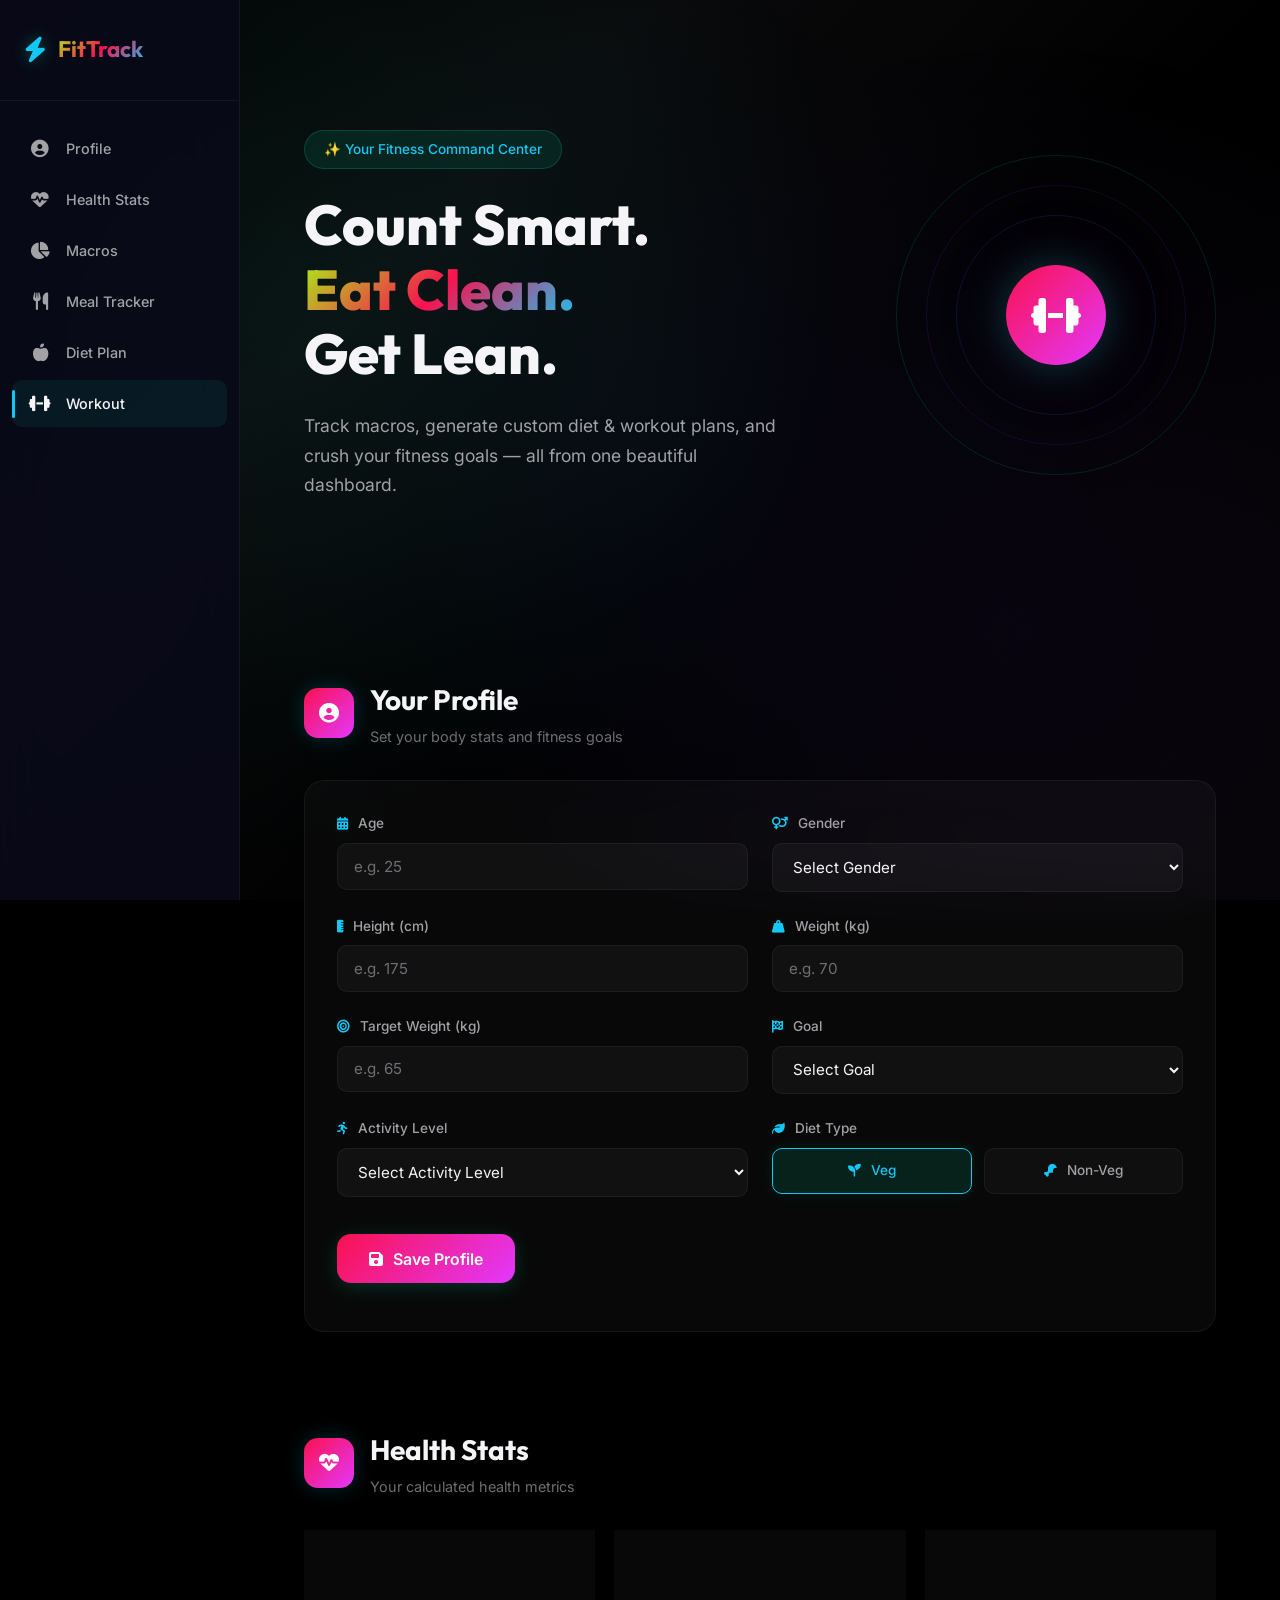
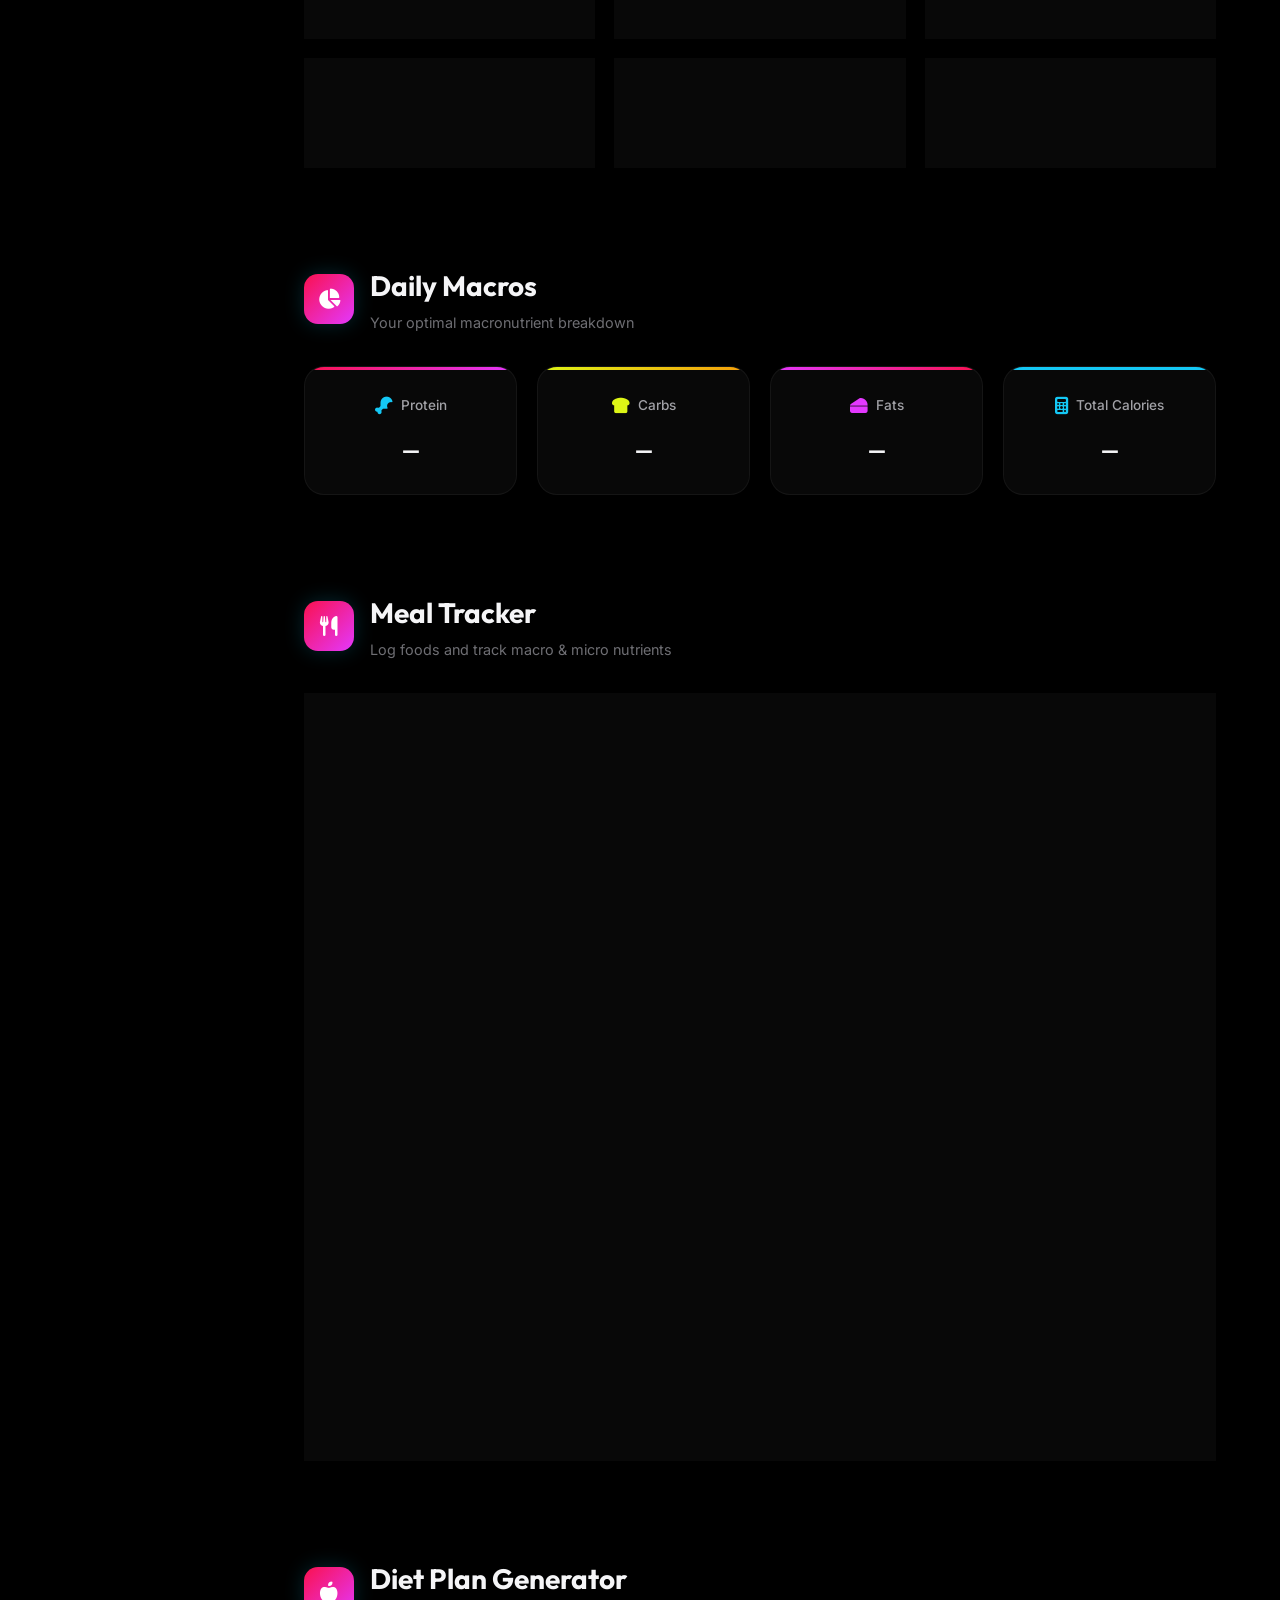
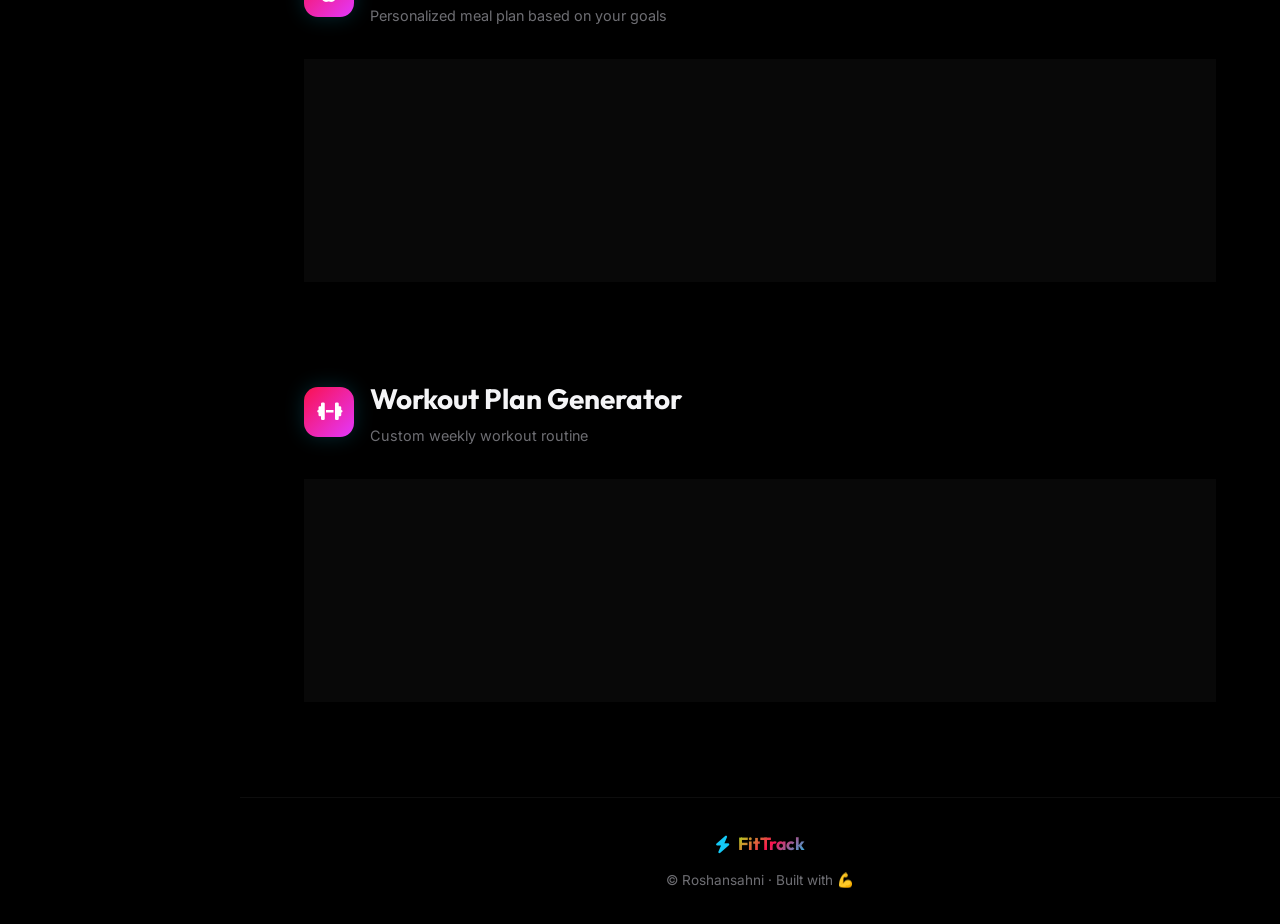
<file: index.html>
<!DOCTYPE html>
<html lang="en">
<head>
    <meta charset="UTF-8">
    <meta name="viewport" content="width=device-width, initial-scale=1.0">
    <title>FitTrack — Smart Fitness & Nutrition Tracker</title>
    <meta name="description" content="Track your fitness goals, calculate macros, generate diet & workout plans — all in one premium dashboard.">
    <link rel="stylesheet" href="styles.css">
    <link href="https://fonts.googleapis.com/css2?family=Inter:wght@300;400;500;600;700;800&family=Outfit:wght@400;500;600;700;800&display=swap" rel="stylesheet">
    <link rel="stylesheet" href="https://cdnjs.cloudflare.com/ajax/libs/font-awesome/6.5.0/css/all.min.css">
</head>
<body>
    <!-- Animated Background -->
    <div class="bg-gradient"></div>
    <div class="bg-grid"></div>

    <!-- Sidebar Navigation -->
    <nav id="sidebar" class="sidebar">
        <div class="sidebar-logo">
            <i class="fas fa-bolt"></i>
            <span>FitTrack</span>
        </div>
        <ul class="sidebar-nav">
            <li><a href="#profile-section" class="nav-link active" data-section="profile-section"><i class="fas fa-user-circle"></i><span>Profile</span></a></li>
            <li><a href="#stats-section" class="nav-link" data-section="stats-section"><i class="fas fa-heartbeat"></i><span>Health Stats</span></a></li>
            <li><a href="#macros-section" class="nav-link" data-section="macros-section"><i class="fas fa-chart-pie"></i><span>Macros</span></a></li>
            <li><a href="#meal-section" class="nav-link" data-section="meal-section"><i class="fas fa-utensils"></i><span>Meal Tracker</span></a></li>
            <li><a href="#diet-section" class="nav-link" data-section="diet-section"><i class="fas fa-apple-alt"></i><span>Diet Plan</span></a></li>
            <li><a href="#workout-section" class="nav-link" data-section="workout-section"><i class="fas fa-dumbbell"></i><span>Workout</span></a></li>
        </ul>
    </nav>

    <!-- Mobile Header Bar -->
    <div class="mobile-header">
        <button id="mobile-menu-btn" class="mobile-menu-btn" aria-label="Toggle Menu">
            <i class="fas fa-bars"></i>
        </button>
        <div class="mobile-logo">
            <i class="fas fa-bolt"></i>
            <span>FitTrack</span>
        </div>
    </div>

    <!-- Main Content -->
    <main class="main-content">
        <!-- Hero Header -->
        <header id="hero-header" class="hero">
            <div class="hero-content reveal">
                <div class="hero-badge">✨ Your Fitness Command Center</div>
                <h1>Count Smart.<br><span class="gradient-text">Eat Clean.</span><br>Get Lean.</h1>
                <p class="hero-subtitle">Track macros, generate custom diet & workout plans, and crush your fitness goals — all from one beautiful dashboard.</p>
            </div>
            <div class="hero-visual">
                <div class="hero-ring ring-1"></div>
                <div class="hero-ring ring-2"></div>
                <div class="hero-ring ring-3"></div>
                <div class="hero-icon-center">
                    <i class="fas fa-dumbbell"></i>
                </div>
            </div>
        </header>

        <!-- Profile Section -->
        <section id="profile-section" class="section reveal">
            <div class="section-header">
                <div class="section-icon"><i class="fas fa-user-circle"></i></div>
                <div>
                    <h2>Your Profile</h2>
                    <p class="section-subtitle">Set your body stats and fitness goals</p>
                </div>
            </div>
            <div class="glass-card">
                <form id="user-form" class="profile-form">
                    <div class="form-grid">
                        <div class="form-group">
                            <label for="age"><i class="fas fa-calendar-alt"></i> Age</label>
                            <input type="number" id="age" name="age" min="1" max="120" placeholder="e.g. 25" required>
                        </div>
                        <div class="form-group">
                            <label for="gender"><i class="fas fa-venus-mars"></i> Gender</label>
                            <select id="gender" name="gender" required>
                                <option value="">Select Gender</option>
                                <option value="male">Male</option>
                                <option value="female">Female</option>
                            </select>
                        </div>
                        <div class="form-group">
                            <label for="height"><i class="fas fa-ruler-vertical"></i> Height (cm)</label>
                            <input type="number" id="height" name="height" min="50" max="250" step="0.1" placeholder="e.g. 175" required>
                        </div>
                        <div class="form-group">
                            <label for="weight"><i class="fas fa-weight-hanging"></i> Weight (kg)</label>
                            <input type="number" id="weight" name="weight" min="20" max="300" step="0.1" placeholder="e.g. 70" required>
                        </div>
                        <div class="form-group">
                            <label for="target-weight"><i class="fas fa-bullseye"></i> Target Weight (kg)</label>
                            <input type="number" id="target-weight" name="target-weight" min="20" max="300" step="0.1" placeholder="e.g. 65" required>
                        </div>
                        <div class="form-group">
                            <label for="goal"><i class="fas fa-flag-checkered"></i> Goal</label>
                            <select id="goal" name="goal" required>
                                <option value="">Select Goal</option>
                                <option value="fat-loss">Fat Loss</option>
                                <option value="muscle-gain">Muscle Gain</option>
                                <option value="maintenance">Maintenance</option>
                            </select>
                        </div>
                        <div class="form-group">
                            <label for="activity"><i class="fas fa-running"></i> Activity Level</label>
                            <select id="activity" name="activity" required>
                                <option value="">Select Activity Level</option>
                                <option value="sedentary">Sedentary</option>
                                <option value="light">Light</option>
                                <option value="moderate">Moderate</option>
                                <option value="active">Active</option>
                            </select>
                        </div>
                        <div class="form-group">
                            <label><i class="fas fa-leaf"></i> Diet Type</label>
                            <div class="diet-toggle">
                                <input type="radio" id="veg" name="diet-type" value="veg" required>
                                <label for="veg" class="toggle-btn"><i class="fas fa-seedling"></i> Veg</label>
                                <input type="radio" id="non-veg" name="diet-type" value="non-veg" required>
                                <label for="non-veg" class="toggle-btn"><i class="fas fa-drumstick-bite"></i> Non-Veg</label>
                            </div>
                        </div>
                    </div>
                    <button type="submit" class="btn-primary" id="save-profile-btn">
                        <i class="fas fa-save"></i> Save Profile
                    </button>
                </form>
                <p id="save-message" class="save-msg"></p>
            </div>
        </section>

        <!-- Health Stats Section -->
        <section id="stats-section" class="section reveal">
            <div class="section-header">
                <div class="section-icon pulse"><i class="fas fa-heartbeat"></i></div>
                <div>
                    <h2>Health Stats</h2>
                    <p class="section-subtitle">Your calculated health metrics</p>
                </div>
            </div>
            <div class="stats-grid">
                <div class="stat-card glass-card" id="stat-bmr">
                    <div class="stat-icon-wrap"><i class="fas fa-fire-flame-curved"></i></div>
                    <div class="stat-info">
                        <span class="stat-label">BMR</span>
                        <span class="stat-value" id="bmr-result">—</span>
                    </div>
                </div>
                <div class="stat-card glass-card" id="stat-maintenance">
                    <div class="stat-icon-wrap accent-green"><i class="fas fa-utensils"></i></div>
                    <div class="stat-info">
                        <span class="stat-label">Maintenance</span>
                        <span class="stat-value" id="maintenance-result">—</span>
                    </div>
                </div>
                <div class="stat-card glass-card" id="stat-goal-cal">
                    <div class="stat-icon-wrap accent-violet"><i class="fas fa-bullseye"></i></div>
                    <div class="stat-info">
                        <span class="stat-label">Goal Calories</span>
                        <span class="stat-value" id="goal-result">—</span>
                    </div>
                </div>
                <div class="stat-card glass-card" id="stat-bmi">
                    <div class="stat-icon-wrap accent-coral"><i class="fas fa-weight-scale"></i></div>
                    <div class="stat-info">
                        <span class="stat-label">BMI</span>
                        <span class="stat-value" id="bmi-result">—</span>
                    </div>
                </div>
                <div class="stat-card glass-card" id="stat-bodyfat">
                    <div class="stat-icon-wrap accent-amber"><i class="fas fa-percent"></i></div>
                    <div class="stat-info">
                        <span class="stat-label">Body Fat</span>
                        <span class="stat-value" id="bodyfat-result">—</span>
                    </div>
                </div>
                <div class="stat-card glass-card" id="stat-time">
                    <div class="stat-icon-wrap accent-cyan"><i class="fas fa-hourglass-half"></i></div>
                    <div class="stat-info">
                        <span class="stat-label">Goal ETA</span>
                        <span class="stat-value" id="time-result">—</span>
                    </div>
                </div>
            </div>
        </section>

        <!-- Daily Macros Section -->
        <section id="macros-section" class="section reveal">
            <div class="section-header">
                <div class="section-icon"><i class="fas fa-chart-pie"></i></div>
                <div>
                    <h2>Daily Macros</h2>
                    <p class="section-subtitle">Your optimal macronutrient breakdown</p>
                </div>
            </div>
            <div class="macros-grid">
                <div class="macro-card glass-card macro-protein">
                    <div class="macro-top">
                        <i class="fas fa-drumstick-bite"></i>
                        <span class="macro-label">Protein</span>
                    </div>
                    <span class="macro-value" id="protein-result">—</span>
                </div>
                <div class="macro-card glass-card macro-carbs">
                    <div class="macro-top">
                        <i class="fas fa-bread-slice"></i>
                        <span class="macro-label">Carbs</span>
                    </div>
                    <span class="macro-value" id="carbs-result">—</span>
                </div>
                <div class="macro-card glass-card macro-fats">
                    <div class="macro-top">
                        <i class="fas fa-cheese"></i>
                        <span class="macro-label">Fats</span>
                    </div>
                    <span class="macro-value" id="fats-result">—</span>
                </div>
                <div class="macro-card glass-card macro-total">
                    <div class="macro-top">
                        <i class="fas fa-calculator"></i>
                        <span class="macro-label">Total Calories</span>
                    </div>
                    <span class="macro-value" id="total-macro-result">—</span>
                </div>
            </div>
        </section>

        <!-- Meal Calculator Section -->
        <section id="meal-section" class="section reveal">
            <div class="section-header">
                <div class="section-icon"><i class="fas fa-utensils"></i></div>
                <div>
                    <h2>Meal Tracker</h2>
                    <p class="section-subtitle">Log foods and track macro & micro nutrients</p>
                </div>
            </div>
            <div class="glass-card">
                <form id="food-form" class="meal-form">
                    <div class="form-grid meal-grid">
                        <div class="form-group">
                            <label for="food-name"><i class="fas fa-apple-alt"></i> Food Name</label>
                            <input type="text" id="food-name" placeholder="e.g. rolled oats" required>
                        </div>
                        <div class="form-group">
                            <label for="quantity"><i class="fas fa-balance-scale"></i> Quantity (g)</label>
                            <input type="number" id="quantity" min="1" step="0.1" placeholder="e.g. 100" required>
                        </div>
                        <div class="form-group">
                            <label for="calories-per-100"><i class="fas fa-fire"></i> Cal / 100g</label>
                            <input type="number" id="calories-per-100" min="0" step="0.1" placeholder="Auto-fill" required>
                        </div>
                        <div class="form-group">
                            <label for="protein-per-100"><i class="fas fa-drumstick-bite"></i> Protein / 100g</label>
                            <input type="number" id="protein-per-100" min="0" step="0.1" placeholder="g" required>
                        </div>
                        <div class="form-group">
                            <label for="carbs-per-100"><i class="fas fa-bread-slice"></i> Carbs / 100g</label>
                            <input type="number" id="carbs-per-100" min="0" step="0.1" placeholder="g" required>
                        </div>
                        <div class="form-group">
                            <label for="fats-per-100"><i class="fas fa-cheese"></i> Fats / 100g</label>
                            <input type="number" id="fats-per-100" min="0" step="0.1" placeholder="g" required>
                        </div>
                        <div class="form-group">
                            <label for="fiber-per-100"><i class="fas fa-leaf"></i> Fiber / 100g</label>
                            <input type="number" id="fiber-per-100" min="0" step="0.1" placeholder="g">
                        </div>
                        <div class="form-group">
                            <label for="vitamin-c-per-100"><i class="fas fa-lemon"></i> Vitamin C / 100g</label>
                            <input type="number" id="vitamin-c-per-100" min="0" step="0.1" placeholder="mg">
                        </div>
                        <div class="form-group">
                            <label for="iron-per-100"><i class="fas fa-magnet"></i> Iron / 100g</label>
                            <input type="number" id="iron-per-100" min="0" step="0.1" placeholder="mg">
                        </div>
                    </div>
                    <button type="submit" class="btn-primary" id="add-food-btn">
                        <i class="fas fa-plus-circle"></i> Add Food
                    </button>
                </form>

                <div id="meal-list" class="meal-list">
                    <h3><i class="fas fa-clipboard-list"></i> Added Foods</h3>
                    <ul id="food-items"></ul>
                </div>

                <div id="meal-totals" class="meal-totals glass-card-inner">
                    <h3><i class="fas fa-chart-bar"></i> Meal Total</h3>
                    <div class="totals-grid">
                        <div class="total-item"><span class="total-label">Calories</span><span class="total-val" id="total-calories">0 kcal</span></div>
                        <div class="total-item"><span class="total-label">Protein</span><span class="total-val" id="total-protein">0g</span></div>
                        <div class="total-item"><span class="total-label">Carbs</span><span class="total-val" id="total-carbs">0g</span></div>
                        <div class="total-item"><span class="total-label">Fats</span><span class="total-val" id="total-fats">0g</span></div>
                        <div class="total-item"><span class="total-label">Fiber</span><span class="total-val" id="total-fiber">0g</span></div>
                        <div class="total-item"><span class="total-label">Vitamin C</span><span class="total-val" id="total-vitamin-c">0mg</span></div>
                        <div class="total-item"><span class="total-label">Iron</span><span class="total-val" id="total-iron">0mg</span></div>
                    </div>
                </div>
            </div>
        </section>

        <!-- Diet Plan Section -->
        <section id="diet-section" class="section reveal">
            <div class="section-header">
                <div class="section-icon"><i class="fas fa-apple-alt"></i></div>
                <div>
                    <h2>Diet Plan Generator</h2>
                    <p class="section-subtitle">Personalized meal plan based on your goals</p>
                </div>
            </div>
            <div class="glass-card">
                <button id="generate-plan-btn" class="btn-primary btn-generate">
                    <i class="fas fa-magic"></i> Generate Diet Plan
                </button>
                <div id="diet-plan-output" class="plan-output"></div>
            </div>
        </section>

        <!-- Workout Plan Section -->
        <section id="workout-section" class="section reveal">
            <div class="section-header">
                <div class="section-icon"><i class="fas fa-dumbbell"></i></div>
                <div>
                    <h2>Workout Plan Generator</h2>
                    <p class="section-subtitle">Custom weekly workout routine</p>
                </div>
            </div>
            <div class="glass-card">
                <button id="generate-workout-btn" class="btn-primary btn-generate">
                    <i class="fas fa-magic"></i> Generate Workout Plan
                </button>
                <div id="workout-plan-output" class="plan-output"></div>
            </div>
        </section>

        <!-- Footer -->
        <footer id="app-footer">
            <div class="footer-content">
                <div class="footer-brand">
                    <i class="fas fa-bolt"></i>
                    <span>FitTrack</span>
                </div>
                <p>&copy; Roshansahni · Built with 💪</p>
            </div>
        </footer>
    </main>

    <script src="script.js"></script>
</body>
</html>
</file>
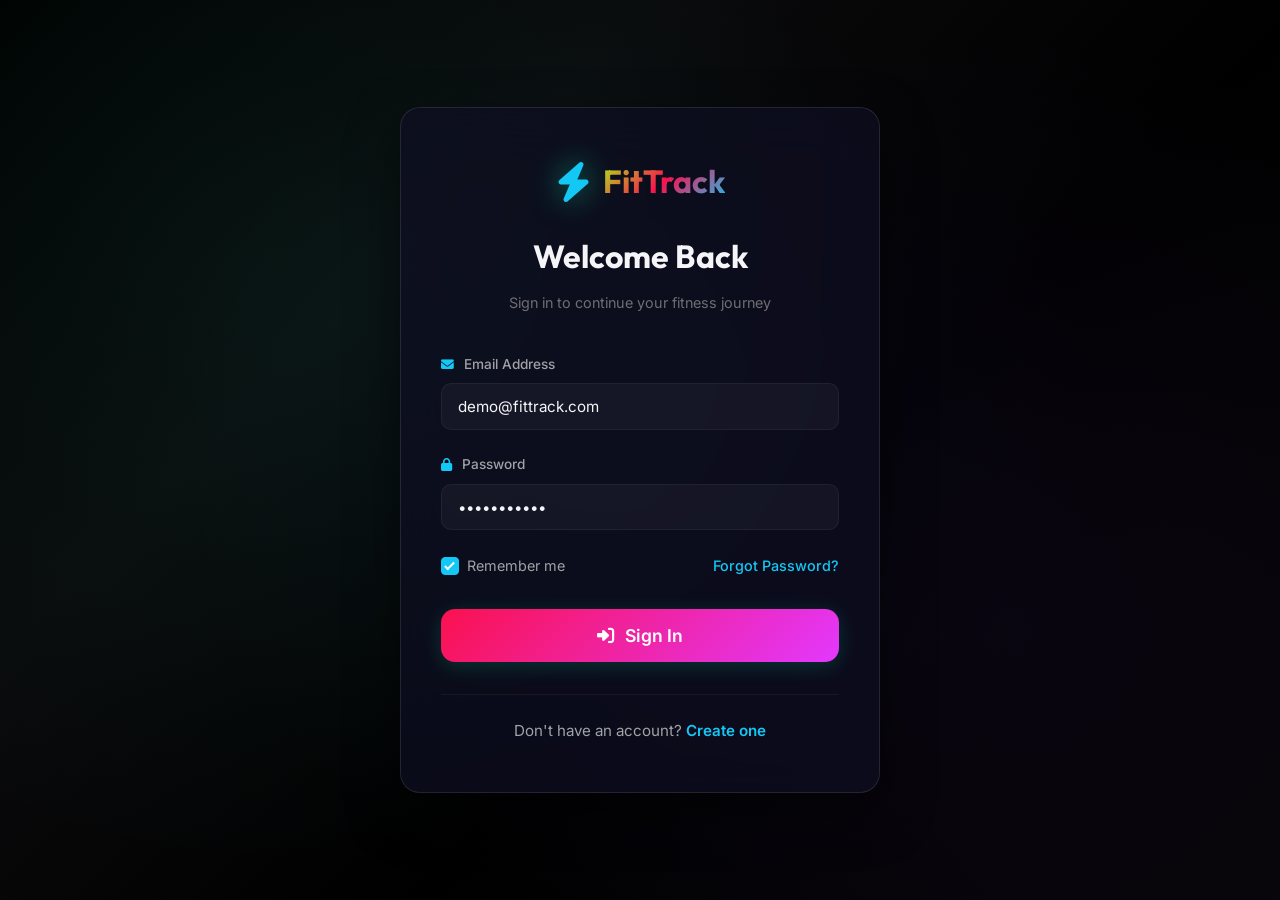
<file: login.html>
<!DOCTYPE html>
<html lang="en">
<head>
    <meta charset="UTF-8">
    <meta name="viewport" content="width=device-width, initial-scale=1.0">
    <title>FitTrack — Login</title>
    <meta name="description" content="Sign in to your FitTrack account.">
    <link rel="stylesheet" href="styles.css">
    <link href="https://fonts.googleapis.com/css2?family=Inter:wght@300;400;500;600;700;800&family=Outfit:wght@400;500;600;700;800&display=swap" rel="stylesheet">
    <link rel="stylesheet" href="https://cdnjs.cloudflare.com/ajax/libs/font-awesome/6.5.0/css/all.min.css">
</head>
<body class="auth-page">
    <!-- Animated Background -->
    <div class="bg-gradient"></div>
    <div class="bg-grid"></div>

    <main class="auth-main">
        <div class="auth-container glass-card reveal visible">
            <div class="auth-header">
                <div class="sidebar-logo auth-logo-center">
                    <i class="fas fa-bolt"></i>
                    <span>FitTrack</span>
                </div>
                <h2>Welcome Back</h2>
                <p class="section-subtitle">Sign in to continue your fitness journey</p>
            </div>
            
            <form id="login-form" class="auth-form">
                <div class="form-group">
                    <label for="email"><i class="fas fa-envelope"></i> Email Address</label>
                    <input type="email" id="email" name="email" placeholder="you@example.com" value="demo@fittrack.com" required>
                </div>
                <div class="form-group">
                    <label for="password"><i class="fas fa-lock"></i> Password</label>
                    <input type="password" id="password" name="password" placeholder="••••••••" value="password123" required>
                </div>
                
                <div class="auth-options">
                    <label class="remember-me">
                        <input type="checkbox" id="remember" checked>
                        <span class="checkmark"></span>
                        Remember me
                    </label>
                    <a href="#" class="forgot-pass">Forgot Password?</a>
                </div>

                <button type="submit" class="btn-primary btn-auth">
                    <i class="fas fa-sign-in-alt"></i> Sign In
                </button>
            </form>
            
            <div class="auth-footer">
                <p>Don't have an account? <a href="#" class="signup-link">Create one</a></p>
            </div>
        </div>
    </main>

    <script src="login.js"></script>
</body>
</html>
</file>
<file: styles.css>
/* ========================================
   FITTRACK — Modern Dark Glassmorphism Design
   ======================================== */

/* CSS Custom Properties */
:root {
    --bg-primary: #000000;
    --bg-secondary: #0c0c0e;
    --bg-card: rgba(255, 255, 255, 0.03);
    --bg-card-hover: rgba(255, 255, 255, 0.06);
    --border-glass: rgba(255, 255, 255, 0.05);
    --border-glow: rgba(255, 255, 255, 0.1);

    --text-primary: #f5f5f7;
    --text-secondary: #a1a1a6;
    --text-muted: #6e6e73;

    --accent-green: #A8F516;
    --accent-cyan: #14C8F5;
    --accent-violet: #E338FE;
    --accent-coral: #FA114F;
    --accent-amber: #DDF516;
    --accent-blue: #14C8F5;
    --accent-pink: #FA114F;

    --gradient-primary: linear-gradient(135deg, var(--accent-green) 0%, var(--accent-coral) 50%, var(--accent-cyan) 100%);
    --gradient-hero: linear-gradient(135deg, #000000 0%, #0a0a0c 30%, #000000 60%, #050505 100%);
    --gradient-btn: linear-gradient(135deg, var(--accent-coral) 0%, var(--accent-violet) 100%);
    --gradient-btn-hover: linear-gradient(135deg, var(--accent-violet) 0%, var(--accent-coral) 100%);

    --shadow-card: 0 8px 32px rgba(0, 0, 0, 0.6);
    --shadow-glow-cyan: 0 0 20px rgba(20, 200, 245, 0.2);
    --shadow-glow-violet: 0 0 20px rgba(227, 56, 254, 0.2);

    --radius-lg: 20px;
    --radius-md: 14px;
    --radius-sm: 10px;

    --sidebar-width: 240px;
    --transition: 0.3s cubic-bezier(0.4, 0, 0.2, 1);
    --font-body: 'Inter', -apple-system, BlinkMacSystemFont, sans-serif;
    --font-heading: 'Outfit', 'Inter', sans-serif;
}

/* Reset */
*, *::before, *::after {
    margin: 0;
    padding: 0;
    box-sizing: border-box;
}

html {
    scroll-behavior: smooth;
}

body {
    font-family: var(--font-body);
    background: var(--bg-primary);
    color: var(--text-primary);
    line-height: 1.6;
    min-height: 100vh;
    overflow-x: hidden;
}

/* ========================================
   ANIMATED BACKGROUND
   ======================================== */
.bg-gradient {
    position: fixed;
    inset: 0;
    background: var(--gradient-hero);
    z-index: -2;
}

.bg-grid {
    position: fixed;
    inset: 0;
    background-image:
        radial-gradient(circle at 20% 30%, rgba(6, 214, 160, 0.06) 0%, transparent 50%),
        radial-gradient(circle at 80% 70%, rgba(131, 56, 236, 0.06) 0%, transparent 50%),
        radial-gradient(circle at 50% 50%, rgba(59, 130, 246, 0.04) 0%, transparent 60%);
    z-index: -1;
    animation: bgPulse 8s ease-in-out infinite alternate;
}

@keyframes bgPulse {
    0% { opacity: 0.6; }
    100% { opacity: 1; }
}

/* ========================================
   SIDEBAR
   ======================================== */
.sidebar {
    position: fixed;
    left: 0;
    top: 0;
    width: var(--sidebar-width);
    height: 100vh;
    background: rgba(10, 10, 26, 0.85);
    backdrop-filter: blur(30px);
    -webkit-backdrop-filter: blur(30px);
    border-right: 1px solid var(--border-glass);
    z-index: 100;
    display: flex;
    flex-direction: column;
    padding: 2rem 0;
    transition: transform var(--transition);
}

.sidebar-logo {
    display: flex;
    align-items: center;
    gap: 0.75rem;
    padding: 0 1.5rem 2rem;
    border-bottom: 1px solid var(--border-glass);
    margin-bottom: 1.5rem;
}

.sidebar-logo i {
    font-size: 1.6rem;
    color: var(--accent-cyan);
    filter: drop-shadow(0 0 8px rgba(6, 214, 160, 0.4));
}

.sidebar-logo span {
    font-family: var(--font-heading);
    font-size: 1.4rem;
    font-weight: 700;
    background: var(--gradient-primary);
    -webkit-background-clip: text;
    -webkit-text-fill-color: transparent;
    background-clip: text;
}

.sidebar-nav {
    list-style: none;
    display: flex;
    flex-direction: column;
    gap: 0.25rem;
    padding: 0 0.75rem;
}

.nav-link {
    display: flex;
    align-items: center;
    gap: 0.85rem;
    padding: 0.75rem 1rem;
    color: var(--text-secondary);
    text-decoration: none;
    border-radius: var(--radius-sm);
    font-size: 0.9rem;
    font-weight: 500;
    transition: all var(--transition);
    position: relative;
}

.nav-link::before {
    content: '';
    position: absolute;
    left: 0;
    top: 50%;
    transform: translateY(-50%) scaleY(0);
    width: 3px;
    height: 60%;
    background: var(--accent-cyan);
    border-radius: 2px;
    transition: transform var(--transition);
}

.nav-link:hover {
    color: var(--text-primary);
    background: rgba(255, 255, 255, 0.04);
}

.nav-link.active {
    color: var(--text-primary);
    background: rgba(6, 214, 160, 0.08);
}

.nav-link.active::before {
    transform: translateY(-50%) scaleY(1);
}

.nav-link i {
    font-size: 1.1rem;
    width: 24px;
    text-align: center;
}

/* Mobile Header */
.mobile-header {
    display: none;
    position: fixed;
    top: 0;
    left: 0;
    right: 0;
    height: 60px;
    background: rgba(10, 10, 26, 0.9);
    backdrop-filter: blur(30px);
    -webkit-backdrop-filter: blur(30px);
    border-bottom: 1px solid var(--border-glass);
    z-index: 99;
    align-items: center;
    padding: 0 1rem;
    gap: 1rem;
}

.mobile-menu-btn {
    background: none;
    border: none;
    color: var(--text-primary);
    font-size: 1.3rem;
    cursor: pointer;
    padding: 0.5rem;
}

.mobile-logo {
    display: flex;
    align-items: center;
    gap: 0.5rem;
}

.mobile-logo i {
    color: var(--accent-cyan);
    font-size: 1.2rem;
}

.mobile-logo span {
    font-family: var(--font-heading);
    font-size: 1.2rem;
    font-weight: 700;
    background: var(--gradient-primary);
    -webkit-background-clip: text;
    -webkit-text-fill-color: transparent;
    background-clip: text;
}

/* ========================================
   MAIN CONTENT
   ======================================== */
.main-content {
    margin-left: var(--sidebar-width);
    min-height: 100vh;
    padding: 0;
}

/* ========================================
   HERO SECTION
   ======================================== */
.hero {
    display: flex;
    align-items: center;
    justify-content: space-between;
    padding: 5rem 4rem;
    min-height: 70vh;
    position: relative;
    overflow: hidden;
}

.hero-content {
    max-width: 600px;
    z-index: 1;
}

.hero-badge {
    display: inline-block;
    padding: 0.5rem 1.2rem;
    background: rgba(6, 214, 160, 0.1);
    border: 1px solid rgba(6, 214, 160, 0.2);
    border-radius: 50px;
    font-size: 0.85rem;
    color: var(--accent-cyan);
    font-weight: 500;
    margin-bottom: 1.5rem;
    animation: badgePulse 3s ease-in-out infinite;
}

@keyframes badgePulse {
    0%, 100% { box-shadow: 0 0 0 0 rgba(6, 214, 160, 0.2); }
    50% { box-shadow: 0 0 0 8px rgba(6, 214, 160, 0); }
}

.hero h1 {
    font-family: var(--font-heading);
    font-size: 3.5rem;
    font-weight: 800;
    line-height: 1.15;
    margin-bottom: 1.5rem;
    color: var(--text-primary);
}

.gradient-text {
    background: var(--gradient-primary);
    -webkit-background-clip: text;
    -webkit-text-fill-color: transparent;
    background-clip: text;
}

.hero-subtitle {
    font-size: 1.1rem;
    color: var(--text-secondary);
    line-height: 1.7;
    max-width: 480px;
}

/* Hero Visual — Animated Rings */
.hero-visual {
    position: relative;
    width: 320px;
    height: 320px;
    flex-shrink: 0;
}

.hero-ring {
    position: absolute;
    border-radius: 50%;
    border: 1px solid;
    animation: ringRotate 12s linear infinite;
}

.ring-1 {
    inset: 0;
    border-color: rgba(6, 214, 160, 0.15);
    animation-duration: 12s;
}

.ring-2 {
    inset: 30px;
    border-color: rgba(131, 56, 236, 0.15);
    animation-duration: 18s;
    animation-direction: reverse;
}

.ring-3 {
    inset: 60px;
    border-color: rgba(59, 130, 246, 0.15);
    animation-duration: 10s;
}

@keyframes ringRotate {
    from { transform: rotate(0deg); }
    to { transform: rotate(360deg); }
}

.hero-icon-center {
    position: absolute;
    top: 50%;
    left: 50%;
    transform: translate(-50%, -50%);
    width: 100px;
    height: 100px;
    background: var(--gradient-btn);
    border-radius: 50%;
    display: flex;
    align-items: center;
    justify-content: center;
    box-shadow: 0 0 40px rgba(6, 214, 160, 0.25), 0 0 80px rgba(131, 56, 236, 0.15);
    animation: iconFloat 4s ease-in-out infinite;
}

.hero-icon-center i {
    font-size: 2.5rem;
    color: white;
}

@keyframes iconFloat {
    0%, 100% { transform: translate(-50%, -50%) translateY(0); }
    50% { transform: translate(-50%, -50%) translateY(-12px); }
}

/* ========================================
   SECTIONS
   ======================================== */
.section {
    padding: 3rem 4rem;
}

.section-header {
    display: flex;
    align-items: center;
    gap: 1rem;
    margin-bottom: 2rem;
}

.section-icon {
    width: 50px;
    height: 50px;
    background: var(--gradient-btn);
    border-radius: 14px;
    display: flex;
    align-items: center;
    justify-content: center;
    font-size: 1.25rem;
    color: white;
    flex-shrink: 0;
    box-shadow: var(--shadow-glow-cyan);
}

.section-icon.pulse {
    animation: iconPulse 2s ease-in-out infinite;
}

@keyframes iconPulse {
    0%, 100% { box-shadow: var(--shadow-glow-cyan); }
    50% { box-shadow: 0 0 30px rgba(6, 214, 160, 0.3); }
}

.section-header h2 {
    font-family: var(--font-heading);
    font-size: 1.75rem;
    font-weight: 700;
    color: var(--text-primary);
}

.section-subtitle {
    font-size: 0.9rem;
    color: var(--text-muted);
    margin-top: 0.15rem;
}

/* ========================================
   GLASS CARDS
   ======================================== */
.glass-card {
    background: var(--bg-card);
    backdrop-filter: blur(30px);
    -webkit-backdrop-filter: blur(30px);
    border: 1px solid var(--border-glass);
    border-radius: var(--radius-lg);
    padding: 2rem;
    transition: all var(--transition);
}

.glass-card:hover {
    background: var(--bg-card-hover);
    border-color: var(--border-glow);
    box-shadow: var(--shadow-card);
}

.glass-card-inner {
    background: rgba(255, 255, 255, 0.03);
    border: 1px solid var(--border-glass);
    border-radius: var(--radius-md);
    padding: 1.5rem;
}

/* ========================================
   FORMS
   ======================================== */
.form-grid {
    display: grid;
    grid-template-columns: repeat(2, 1fr);
    gap: 1.5rem;
    margin-bottom: 2rem;
}

.meal-grid {
    grid-template-columns: repeat(3, 1fr);
}

.form-group label {
    display: block;
    font-size: 0.85rem;
    font-weight: 500;
    color: var(--text-secondary);
    margin-bottom: 0.5rem;
}

.form-group label i {
    margin-right: 0.35rem;
    color: var(--accent-cyan);
    font-size: 0.8rem;
}

.form-group input,
.form-group select {
    width: 100%;
    padding: 0.8rem 1rem;
    background: rgba(255, 255, 255, 0.04);
    border: 1px solid var(--border-glass);
    border-radius: var(--radius-sm);
    color: var(--text-primary);
    font-family: var(--font-body);
    font-size: 0.95rem;
    transition: all var(--transition);
    outline: none;
}

.form-group input::placeholder {
    color: var(--text-muted);
}

.form-group input:focus,
.form-group select:focus {
    border-color: var(--accent-cyan);
    box-shadow: 0 0 0 3px rgba(6, 214, 160, 0.12), var(--shadow-glow-cyan);
    background: rgba(255, 255, 255, 0.06);
}

.form-group select option {
    background: var(--bg-secondary);
    color: var(--text-primary);
}

/* Diet Toggle */
.diet-toggle {
    display: flex;
    gap: 0.75rem;
}

.diet-toggle input[type="radio"] {
    display: none;
}

.toggle-btn {
    flex: 1;
    padding: 0.7rem 1rem;
    text-align: center;
    border: 1px solid var(--border-glass);
    border-radius: var(--radius-sm);
    cursor: pointer;
    font-size: 0.9rem;
    font-weight: 500;
    color: var(--text-secondary);
    background: rgba(255, 255, 255, 0.03);
    transition: all var(--transition);
}

.toggle-btn:hover {
    background: rgba(255, 255, 255, 0.06);
    color: var(--text-primary);
}

.diet-toggle input[type="radio"]:checked + .toggle-btn {
    background: rgba(6, 214, 160, 0.12);
    border-color: var(--accent-cyan);
    color: var(--accent-cyan);
    box-shadow: 0 0 15px rgba(6, 214, 160, 0.1);
}

/* Buttons */
.btn-primary {
    display: inline-flex;
    align-items: center;
    gap: 0.6rem;
    padding: 0.9rem 2rem;
    background: var(--gradient-btn);
    color: white;
    border: none;
    border-radius: var(--radius-md);
    font-family: var(--font-body);
    font-size: 1rem;
    font-weight: 600;
    cursor: pointer;
    transition: all var(--transition);
    box-shadow: 0 4px 20px rgba(6, 214, 160, 0.2);
    position: relative;
    overflow: hidden;
}

.btn-primary::before {
    content: '';
    position: absolute;
    inset: 0;
    background: var(--gradient-btn-hover);
    opacity: 0;
    transition: opacity var(--transition);
}

.btn-primary:hover {
    transform: translateY(-2px);
    box-shadow: 0 8px 30px rgba(6, 214, 160, 0.3);
}

.btn-primary:hover::before {
    opacity: 1;
}

.btn-primary i,
.btn-primary span {
    position: relative;
    z-index: 1;
}

.btn-generate {
    width: 100%;
    justify-content: center;
    padding: 1rem;
    font-size: 1.05rem;
    margin-bottom: 1.5rem;
}

.save-msg {
    margin-top: 1rem;
    color: var(--accent-cyan);
    font-weight: 600;
    text-align: center;
    font-size: 0.95rem;
}

/* ========================================
   STATS GRID
   ======================================== */
.stats-grid {
    display: grid;
    grid-template-columns: repeat(3, 1fr);
    gap: 1.25rem;
}

.stat-card {
    display: flex;
    align-items: center;
    gap: 1rem;
    padding: 1.5rem;
}

.stat-icon-wrap {
    width: 52px;
    height: 52px;
    border-radius: 14px;
    display: flex;
    align-items: center;
    justify-content: center;
    font-size: 1.2rem;
    color: white;
    flex-shrink: 0;
    background: linear-gradient(135deg, var(--accent-cyan), var(--accent-blue));
    box-shadow: 0 4px 15px rgba(6, 214, 160, 0.2);
}

.stat-icon-wrap.accent-green {
    background: linear-gradient(135deg, #10b981, #06d6a0);
    box-shadow: 0 4px 15px rgba(16, 185, 129, 0.2);
}

.stat-icon-wrap.accent-violet {
    background: linear-gradient(135deg, var(--accent-violet), #a855f7);
    box-shadow: 0 4px 15px rgba(131, 56, 236, 0.2);
}

.stat-icon-wrap.accent-coral {
    background: linear-gradient(135deg, var(--accent-coral), #fb923c);
    box-shadow: 0 4px 15px rgba(255, 107, 107, 0.2);
}

.stat-icon-wrap.accent-amber {
    background: linear-gradient(135deg, var(--accent-amber), #f59e0b);
    box-shadow: 0 4px 15px rgba(251, 191, 36, 0.2);
}

.stat-icon-wrap.accent-cyan {
    background: linear-gradient(135deg, #22d3ee, var(--accent-cyan));
    box-shadow: 0 4px 15px rgba(34, 211, 238, 0.2);
}

.stat-info {
    display: flex;
    flex-direction: column;
}

.stat-label {
    font-size: 0.8rem;
    color: var(--text-muted);
    font-weight: 500;
    text-transform: uppercase;
    letter-spacing: 0.05em;
}

.stat-value {
    font-family: var(--font-heading);
    font-size: 1.4rem;
    font-weight: 700;
    color: var(--text-primary);
    margin-top: 0.15rem;
}

/* ========================================
   MACROS GRID
   ======================================== */
.macros-grid {
    display: grid;
    grid-template-columns: repeat(4, 1fr);
    gap: 1.25rem;
}

.macro-card {
    padding: 1.75rem;
    text-align: center;
    position: relative;
    overflow: hidden;
}

.macro-card::before {
    content: '';
    position: absolute;
    top: 0;
    left: 0;
    right: 0;
    height: 3px;
    border-radius: 3px 3px 0 0;
}

.macro-protein::before { background: var(--gradient-btn); }
.macro-carbs::before { background: linear-gradient(90deg, var(--accent-amber), #f59e0b); }
.macro-fats::before { background: linear-gradient(90deg, var(--accent-violet), var(--accent-pink)); }
.macro-total::before { background: linear-gradient(90deg, var(--accent-blue), var(--accent-cyan)); }

.macro-top {
    display: flex;
    align-items: center;
    justify-content: center;
    gap: 0.5rem;
    margin-bottom: 1rem;
}

.macro-top i {
    font-size: 1.1rem;
}

.macro-protein .macro-top i { color: var(--accent-cyan); }
.macro-carbs .macro-top i { color: var(--accent-amber); }
.macro-fats .macro-top i { color: var(--accent-violet); }
.macro-total .macro-top i { color: var(--accent-blue); }

.macro-label {
    font-size: 0.85rem;
    color: var(--text-secondary);
    font-weight: 500;
}

.macro-value {
    font-family: var(--font-heading);
    font-size: 1.3rem;
    font-weight: 700;
    color: var(--text-primary);
}

/* ========================================
   MEAL TRACKER
   ======================================== */
.meal-list {
    margin-top: 2rem;
}

.meal-list h3 {
    font-family: var(--font-heading);
    font-size: 1.1rem;
    color: var(--text-secondary);
    margin-bottom: 1rem;
}

.meal-list h3 i {
    margin-right: 0.5rem;
    color: var(--accent-cyan);
}

.meal-list ul {
    list-style: none;
}

.meal-list li {
    display: flex;
    justify-content: space-between;
    align-items: center;
    padding: 0.9rem 1.2rem;
    background: rgba(255, 255, 255, 0.03);
    border: 1px solid var(--border-glass);
    border-radius: var(--radius-sm);
    margin-bottom: 0.6rem;
    font-size: 0.9rem;
    color: var(--text-secondary);
    transition: all var(--transition);
}

.meal-list li:hover {
    background: rgba(255, 255, 255, 0.06);
    border-color: var(--border-glow);
}

.meal-list li button {
    background: rgba(255, 107, 107, 0.15);
    color: var(--accent-coral);
    border: 1px solid rgba(255, 107, 107, 0.2);
    padding: 0.35rem 0.8rem;
    border-radius: 8px;
    cursor: pointer;
    font-size: 0.8rem;
    font-weight: 500;
    transition: all var(--transition);
}

.meal-list li button:hover {
    background: rgba(255, 107, 107, 0.25);
    border-color: var(--accent-coral);
}

/* Meal Totals */
.meal-totals {
    margin-top: 1.5rem;
}

.meal-totals h3 {
    font-family: var(--font-heading);
    font-size: 1.1rem;
    color: var(--text-primary);
    margin-bottom: 1rem;
}

.meal-totals h3 i {
    color: var(--accent-cyan);
    margin-right: 0.5rem;
}

.totals-grid {
    display: grid;
    grid-template-columns: repeat(auto-fit, minmax(120px, 1fr));
    gap: 0.75rem;
}

.total-item {
    display: flex;
    flex-direction: column;
    align-items: center;
    padding: 0.75rem;
    background: rgba(255, 255, 255, 0.03);
    border-radius: 10px;
    border: 1px solid var(--border-glass);
}

.total-label {
    font-size: 0.75rem;
    color: var(--text-muted);
    text-transform: uppercase;
    letter-spacing: 0.05em;
    margin-bottom: 0.3rem;
}

.total-val {
    font-family: var(--font-heading);
    font-weight: 700;
    font-size: 1.05rem;
    color: var(--accent-cyan);
}

/* ========================================
   PLAN OUTPUT
   ======================================== */
.plan-output {
    background: rgba(255, 255, 255, 0.03);
    border: 1px solid var(--border-glass);
    border-radius: var(--radius-md);
    padding: 1.5rem;
    font-size: 0.9rem;
    color: var(--text-secondary);
    line-height: 1.8;
    white-space: pre-line;
    min-height: 80px;
    transition: all var(--transition);
}

.plan-output:not(:empty) {
    border-color: rgba(6, 214, 160, 0.15);
}

/* ========================================
   FOOTER
   ======================================== */
footer {
    margin-top: 3rem;
    padding: 2rem 4rem;
    border-top: 1px solid var(--border-glass);
    text-align: center;
}

.footer-content {
    display: flex;
    flex-direction: column;
    align-items: center;
    gap: 0.75rem;
}

.footer-brand {
    display: flex;
    align-items: center;
    gap: 0.5rem;
}

.footer-brand i {
    color: var(--accent-cyan);
    font-size: 1.1rem;
}

.footer-brand span {
    font-family: var(--font-heading);
    font-weight: 700;
    font-size: 1.1rem;
    background: var(--gradient-primary);
    -webkit-background-clip: text;
    -webkit-text-fill-color: transparent;
    background-clip: text;
}

footer p {
    font-size: 0.85rem;
    color: var(--text-muted);
}

/* ========================================
   SCROLL REVEAL ANIMATIONS
   ======================================== */
.reveal {
    opacity: 0;
    transform: translateY(30px);
    transition: opacity 0.6s ease-out, transform 0.6s ease-out;
}

.reveal.visible {
    opacity: 1;
    transform: translateY(0);
}

/* Staggered children */
.stats-grid .stat-card,
.macros-grid .macro-card {
    opacity: 0;
    transform: translateY(20px);
    transition: opacity 0.5s ease-out, transform 0.5s ease-out, background var(--transition), border-color var(--transition), box-shadow var(--transition);
}

.stats-grid.animate .stat-card,
.macros-grid.animate .macro-card {
    opacity: 1;
    transform: translateY(0);
}

.stats-grid.animate .stat-card:nth-child(1),
.macros-grid.animate .macro-card:nth-child(1) { transition-delay: 0.05s; }
.stats-grid.animate .stat-card:nth-child(2),
.macros-grid.animate .macro-card:nth-child(2) { transition-delay: 0.1s; }
.stats-grid.animate .stat-card:nth-child(3),
.macros-grid.animate .macro-card:nth-child(3) { transition-delay: 0.15s; }
.stats-grid.animate .stat-card:nth-child(4),
.macros-grid.animate .macro-card:nth-child(4) { transition-delay: 0.2s; }
.stats-grid.animate .stat-card:nth-child(5) { transition-delay: 0.25s; }
.stats-grid.animate .stat-card:nth-child(6) { transition-delay: 0.3s; }

/* ========================================
   RESPONSIVE DESIGN
   ======================================== */
@media (max-width: 1200px) {
    .stats-grid {
        grid-template-columns: repeat(2, 1fr);
    }

    .macros-grid {
        grid-template-columns: repeat(2, 1fr);
    }

    .meal-grid {
        grid-template-columns: repeat(2, 1fr);
    }
}

@media (max-width: 768px) {
    .sidebar {
        transform: translateX(-100%);
    }

    .sidebar.open {
        transform: translateX(0);
    }

    .mobile-header {
        display: flex;
    }

    .main-content {
        margin-left: 0;
        padding-top: 60px;
    }

    .hero {
        flex-direction: column;
        text-align: center;
        padding: 3rem 1.5rem;
        min-height: auto;
    }

    .hero h1 {
        font-size: 2.2rem;
    }

    .hero-subtitle {
        margin: 0 auto;
    }

    .hero-visual {
        width: 200px;
        height: 200px;
        margin-top: 2rem;
    }

    .hero-icon-center {
        width: 70px;
        height: 70px;
    }

    .hero-icon-center i {
        font-size: 1.8rem;
    }

    .section {
        padding: 2rem 1.5rem;
    }

    .form-grid,
    .meal-grid {
        grid-template-columns: 1fr;
    }

    .stats-grid,
    .macros-grid {
        grid-template-columns: 1fr;
    }

    .stat-card {
        padding: 1.25rem;
    }

    .totals-grid {
        grid-template-columns: repeat(2, 1fr);
    }

    footer {
        padding: 1.5rem;
    }

    .section-header h2 {
        font-size: 1.4rem;
    }

    .meal-list li {
        flex-direction: column;
        align-items: flex-start;
        gap: 0.5rem;
    }

    .meal-list li button {
        align-self: flex-end;
    }
}

@media (max-width: 480px) {
    .hero h1 {
        font-size: 1.8rem;
    }

    .hero-badge {
        font-size: 0.75rem;
    }

    .totals-grid {
        grid-template-columns: 1fr;
    }
}

/* ========================================
   SCROLLBAR
   ======================================== */
::-webkit-scrollbar {
    width: 6px;
}

::-webkit-scrollbar-track {
    background: transparent;
}

::-webkit-scrollbar-thumb {
    background: rgba(255, 255, 255, 0.1);
    border-radius: 3px;
}

::-webkit-scrollbar-thumb:hover {
    background: rgba(255, 255, 255, 0.2);
}

/* Overlay for mobile sidebar */
.sidebar-overlay {
    display: none;
    position: fixed;
    inset: 0;
    background: rgba(0, 0, 0, 0.5);
    z-index: 99;
}

.sidebar-overlay.active {
    display: block;
}

/* ========================================
   AUTH PAGE (LOGIN/SIGNUP)
   ======================================== */
.auth-page {
    display: flex;
    align-items: center;
    justify-content: center;
    min-height: 100vh;
    padding: 2rem;
    overflow: hidden;
}

.auth-main {
    width: 100%;
    max-width: 480px;
    z-index: 10;
}

.auth-container {
    padding: 3rem 2.5rem;
    box-shadow: 0 20px 50px rgba(0, 0, 0, 0.5);
    border: 1px solid rgba(255, 255, 255, 0.1);
    background: rgba(15, 15, 35, 0.7);
    backdrop-filter: blur(30px);
    -webkit-backdrop-filter: blur(30px);
}

.auth-header {
    text-align: center;
    margin-bottom: 2.5rem;
}

.auth-logo-center {
    justify-content: center;
    border-bottom: none;
    padding: 0;
    margin-bottom: 1.5rem;
}

.auth-logo-center i {
    font-size: 2.5rem;
    filter: drop-shadow(0 0 15px rgba(6, 214, 160, 0.6));
}

.auth-logo-center span {
    font-size: 2rem;
}

.auth-header h2 {
    font-family: var(--font-heading);
    font-size: 2rem;
    font-weight: 700;
    color: var(--text-primary);
    margin-bottom: 0.5rem;
}

.auth-form .form-group {
    margin-bottom: 1.5rem;
}

.auth-options {
    display: flex;
    justify-content: space-between;
    align-items: center;
    margin-bottom: 2rem;
    font-size: 0.9rem;
}

.remember-me {
    display: flex;
    align-items: center;
    gap: 0.5rem;
    color: var(--text-secondary);
    cursor: pointer;
    position: relative;
}

.remember-me input {
    position: absolute;
    opacity: 0;
    cursor: pointer;
    height: 0;
    width: 0;
}

.checkmark {
    height: 18px;
    width: 18px;
    background-color: rgba(255, 255, 255, 0.05);
    border: 1px solid var(--border-glass);
    border-radius: 4px;
    transition: all var(--transition);
    position: relative;
    flex-shrink: 0;
}

.remember-me:hover input ~ .checkmark {
    border-color: var(--accent-cyan);
}

.remember-me input:checked ~ .checkmark {
    background-color: var(--accent-cyan);
    border-color: var(--accent-cyan);
}

.checkmark:after {
    content: "";
    position: absolute;
    display: none;
}

.remember-me input:checked ~ .checkmark:after {
    display: block;
    left: 5px;
    top: 2px;
    width: 5px;
    height: 10px;
    border: solid white;
    border-width: 0 2px 2px 0;
    transform: rotate(45deg);
}

.forgot-pass {
    color: var(--accent-cyan);
    text-decoration: none;
    transition: all var(--transition);
    font-weight: 500;
}

.forgot-pass:hover {
    color: var(--text-primary);
    text-shadow: 0 0 10px rgba(6, 214, 160, 0.5);
}

.btn-auth {
    width: 100%;
    justify-content: center;
    padding: 1rem;
    font-size: 1.1rem;
}

.auth-footer {
    text-align: center;
    margin-top: 2rem;
    color: var(--text-secondary);
    font-size: 0.95rem;
    padding-top: 1.5rem;
    border-top: 1px solid var(--border-glass);
}

.signup-link {
    color: var(--accent-cyan);
    text-decoration: none;
    font-weight: 600;
    transition: all var(--transition);
}

.signup-link:hover {
    color: var(--text-primary);
    text-shadow: 0 0 10px rgba(6, 214, 160, 0.5);
}

/* ========================================
   MODERN GENERATOR CARDS
   ======================================== */
.generator-cards-container {
    display: flex;
    flex-direction: column;
    gap: 1.5rem;
    margin-top: 1.5rem;
}

.modern-plan-card {
    background: var(--bg-card);
    border: 1px solid var(--border-glass);
    border-radius: var(--radius-md);
    padding: 1.5rem;
    backdrop-filter: blur(30px);
    -webkit-backdrop-filter: blur(30px);
    transition: all var(--transition);
}

.modern-plan-card:hover {
    box-shadow: 0 8px 32px rgba(0, 0, 0, 0.4);
    border-color: var(--border-glow);
    transform: translateY(-2px);
}

.plan-card-header {
    display: flex;
    justify-content: space-between;
    align-items: center;
    border-bottom: 1px solid var(--border-glass);
    padding-bottom: 1rem;
    margin-bottom: 1rem;
}

.plan-card-title {
    display: flex;
    align-items: center;
    gap: 0.75rem;
    font-family: var(--font-heading);
    font-size: 1.25rem;
    font-weight: 700;
    color: var(--text-primary);
}

.plan-card-title i {
    font-size: 1.2rem;
}

.color-orange { color: #f97316; }
.color-pink { color: var(--accent-pink); }
.color-green { color: var(--accent-green); }
.color-cyan { color: var(--accent-cyan); }
.color-purple { color: var(--accent-violet); }
.color-red { color: var(--accent-coral); }
.color-yellow { color: var(--accent-amber); }

.plan-card-badge {
    background: rgba(255, 255, 255, 0.05);
    padding: 0.4rem 0.8rem;
    border-radius: 50px;
    font-size: 0.8rem;
    font-weight: 600;
    color: var(--accent-cyan);
    border: 1px solid var(--border-glass);
}

.plan-list {
    list-style: none;
    display: flex;
    flex-direction: column;
    gap: 0.75rem;
}

.plan-list li {
    display: flex;
    align-items: center;
    gap: 0.75rem;
    padding: 0.8rem 1rem;
    background: rgba(255, 255, 255, 0.02);
    border-radius: var(--radius-sm);
    font-size: 0.95rem;
    color: var(--text-secondary);
}

.plan-list li span.highlight {
    color: var(--text-primary);
    font-weight: 600;
}

.plan-list li i.list-bullet {
    color: var(--accent-cyan);
    font-size: 0.5rem;
}
</file>
